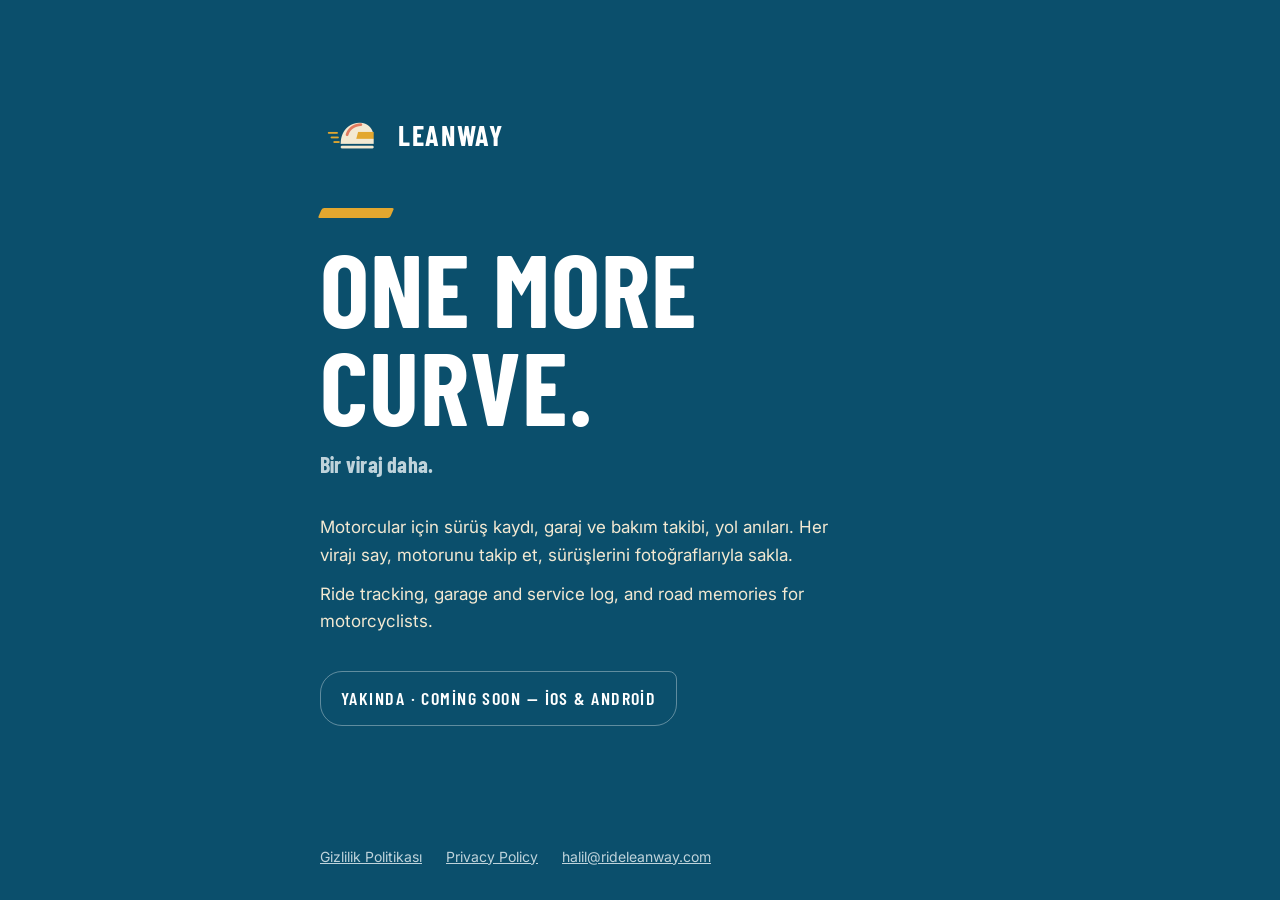
<file: index.html>
<!DOCTYPE html>
<html lang="tr">
<head>
  <meta charset="utf-8">
  <meta name="viewport" content="width=device-width, initial-scale=1">
  <title>Leanway — One more curve.</title>
  <meta name="description" content="Leanway: motorcular için sürüş kaydı, garaj ve bakım, yol anıları. Motorcycle ride tracker, garage and memories.">
  <link rel="icon" href="/favicon.png">
  <link rel="apple-touch-icon" href="/icon.png">
  <link rel="preconnect" href="https://fonts.googleapis.com">
  <link rel="preconnect" href="https://fonts.gstatic.com" crossorigin>
  <link href="https://fonts.googleapis.com/css2?family=Barlow+Condensed:wght@600;700&family=Inter:wght@400;600&display=swap" rel="stylesheet">
  <link rel="stylesheet" href="/style.css">
</head>
<body>
  <div class="hero">
    <div class="hero-inner">
      <div class="brand"><img src="/icon.png" alt=""><span class="display">Leanway</span></div>
      <div class="visor" aria-hidden="true"></div>
      <h1 class="display">One more curve.</h1>
      <div class="tr display">Bir viraj daha.</div>
      <p>Motorcular için sürüş kaydı, garaj ve bakım takibi, yol anıları. Her virajı say, motorunu takip et, sürüşlerini fotoğraflarıyla sakla.</p>
      <p>Ride tracking, garage and service log, and road memories for motorcyclists.</p>
      <div class="badge">Yakında · Coming soon — iOS &amp; Android</div>
    </div>
    <footer>
      <a href="/gizlilik/">Gizlilik Politikası</a>
      <a href="/privacy/">Privacy Policy</a>
      <a href="mailto:halil@rideleanway.com">halil@rideleanway.com</a>
    </footer>
  </div>
</body>
</html>
</file>
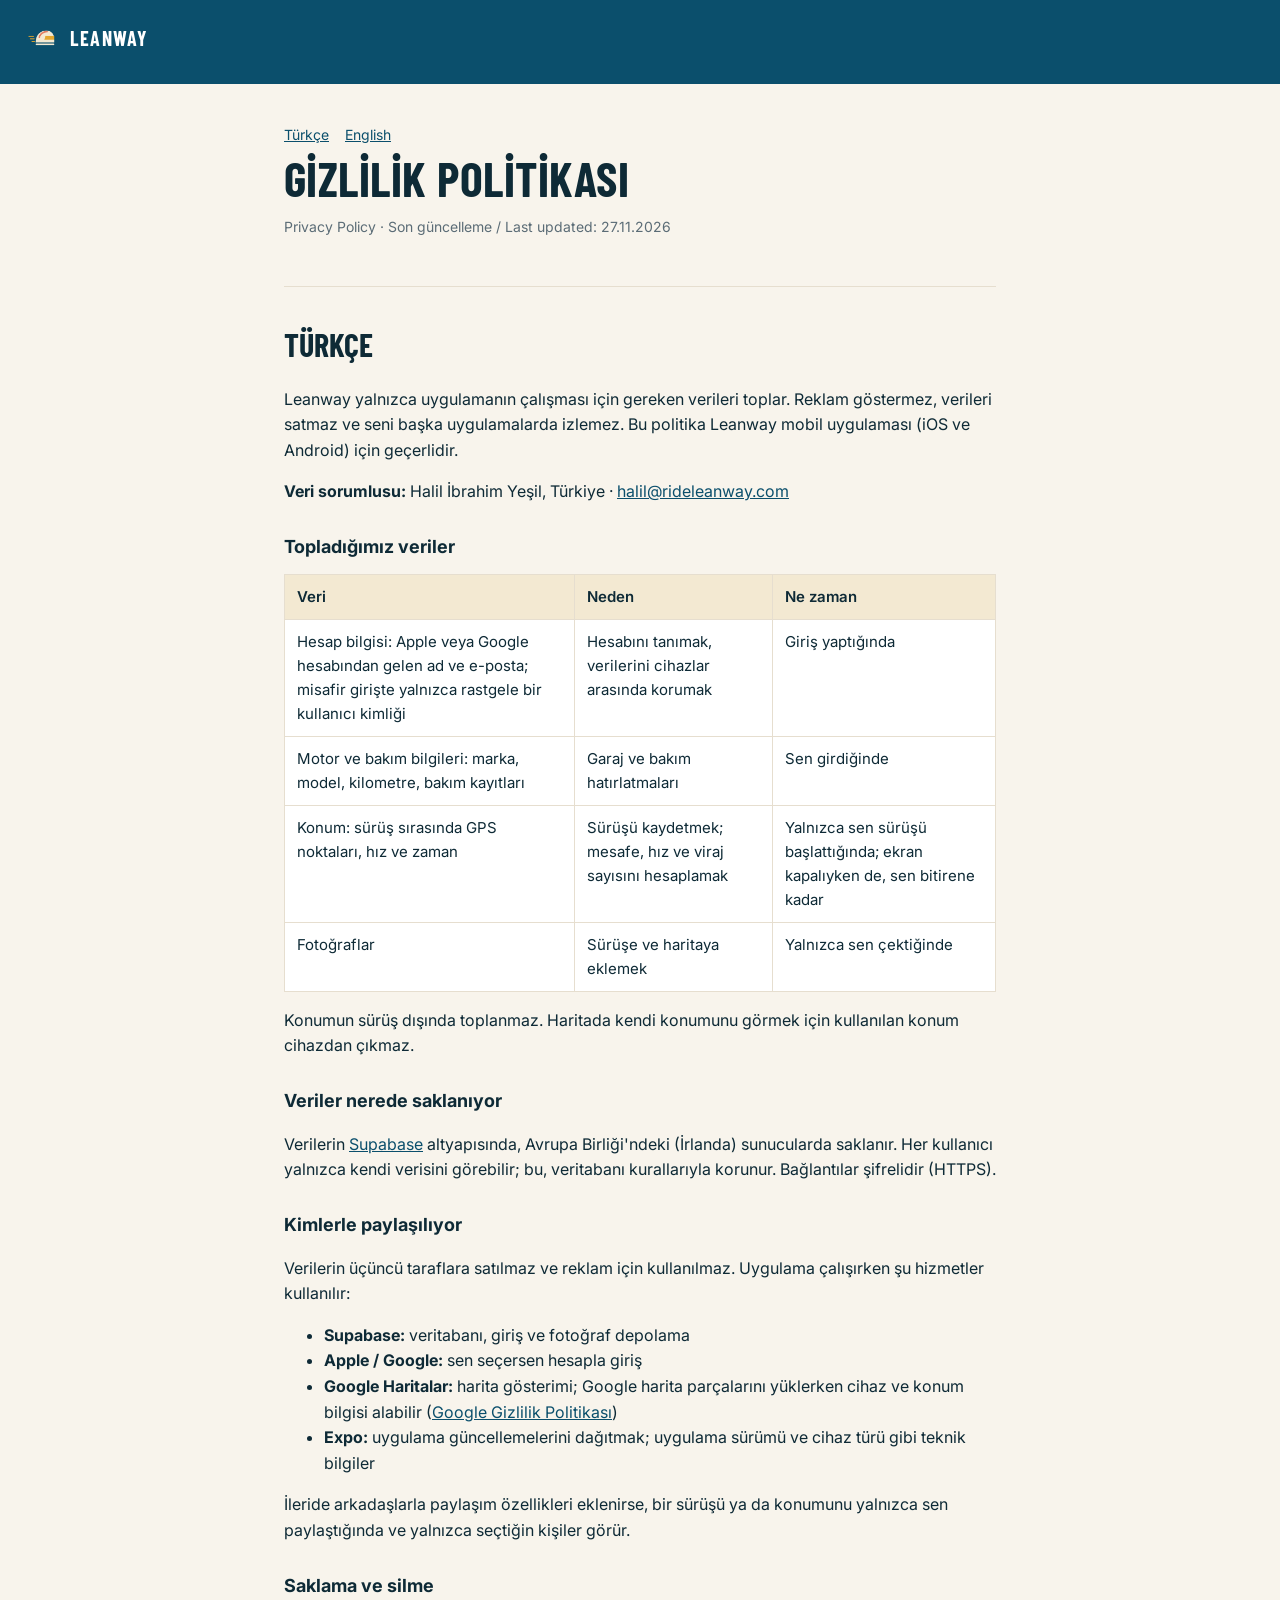
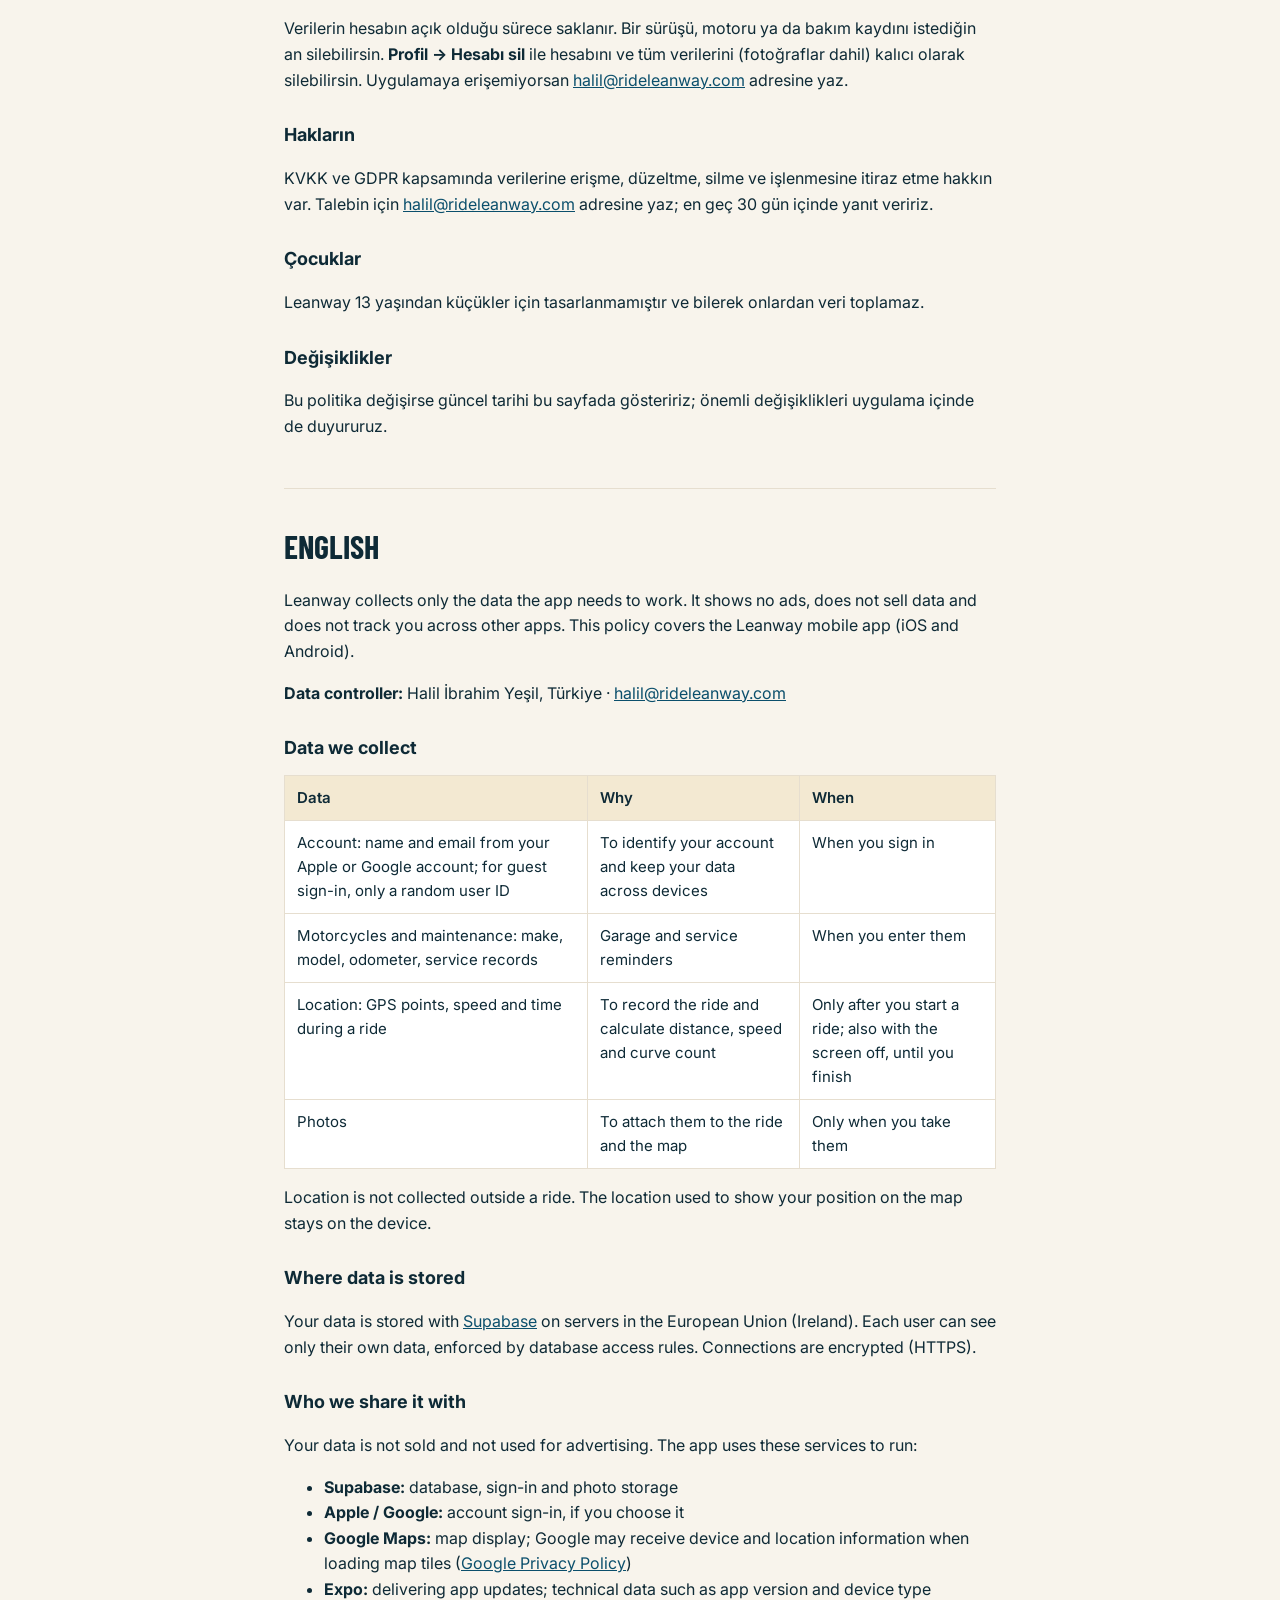
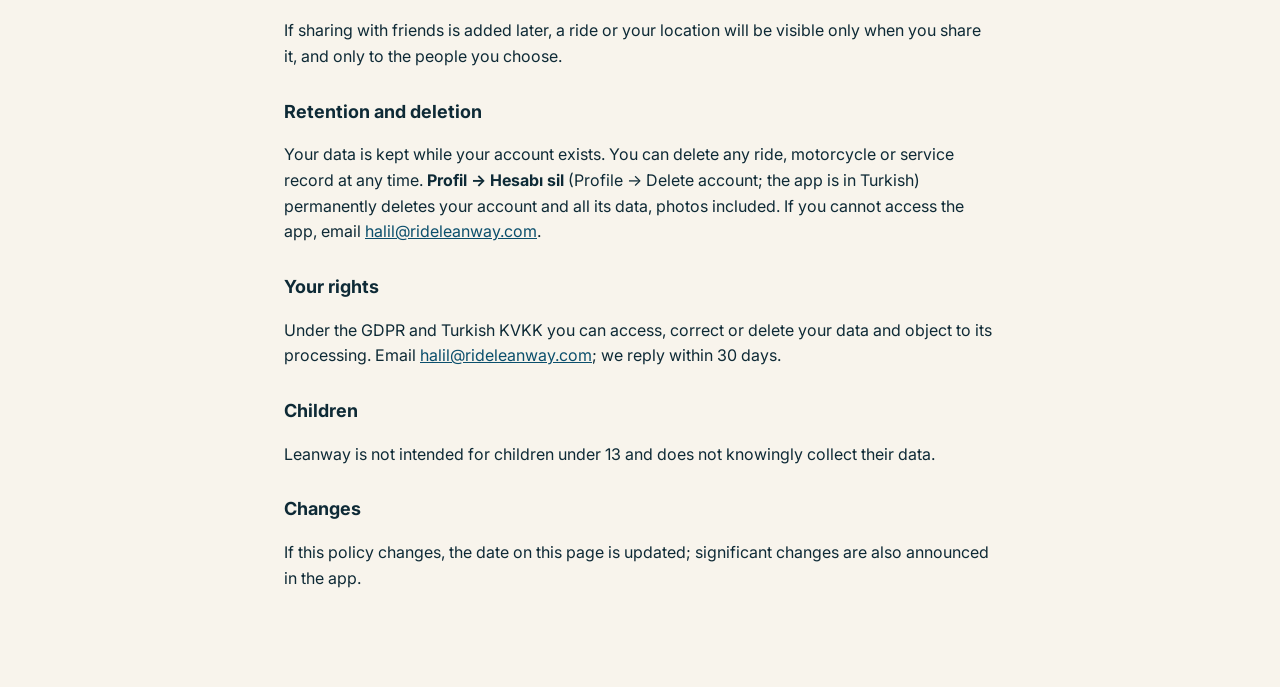
<file: gizlilik/index.html>
<!DOCTYPE html>
<html lang="tr">
<head>
  <meta charset="utf-8">
  <meta name="viewport" content="width=device-width, initial-scale=1">
  <title>Gizlilik Politikası / Privacy Policy — Leanway</title>
  <link rel="icon" href="/favicon.png">
  <link rel="preconnect" href="https://fonts.googleapis.com">
  <link rel="preconnect" href="https://fonts.gstatic.com" crossorigin>
  <link href="https://fonts.googleapis.com/css2?family=Barlow+Condensed:wght@600;700&family=Inter:wght@400;600&display=swap" rel="stylesheet">
  <link rel="stylesheet" href="/style.css">
</head>
<body>
  <header class="top"><a href="/"><img src="/icon.png" alt=""><span>Leanway</span></a></header>
  <main class="doc">
    <div class="lang"><a href="#turkce">Türkçe</a><a href="#english">English</a></div>
    <h1 class="display">Gizlilik Politikası</h1>
    <p class="muted">Privacy Policy · Son güncelleme / Last updated: 27.11.2026</p>

    <h2 id="turkce">Türkçe</h2>
    <p>Leanway yalnızca uygulamanın çalışması için gereken verileri toplar. Reklam göstermez, verileri satmaz ve seni başka uygulamalarda izlemez. Bu politika Leanway mobil uygulaması (iOS ve Android) için geçerlidir.</p>
    <p><strong>Veri sorumlusu:</strong> Halil İbrahim Yeşil, Türkiye · <a href="mailto:halil@rideleanway.com">halil@rideleanway.com</a></p>

    <h3>Topladığımız veriler</h3>
    <table>
      <thead><tr><th>Veri</th><th>Neden</th><th>Ne zaman</th></tr></thead>
      <tbody>
        <tr><td data-label="Veri">Hesap bilgisi: Apple veya Google hesabından gelen ad ve e-posta; misafir girişte yalnızca rastgele bir kullanıcı kimliği</td><td data-label="Neden">Hesabını tanımak, verilerini cihazlar arasında korumak</td><td data-label="Ne zaman">Giriş yaptığında</td></tr>
        <tr><td data-label="Veri">Motor ve bakım bilgileri: marka, model, kilometre, bakım kayıtları</td><td data-label="Neden">Garaj ve bakım hatırlatmaları</td><td data-label="Ne zaman">Sen girdiğinde</td></tr>
        <tr><td data-label="Veri">Konum: sürüş sırasında GPS noktaları, hız ve zaman</td><td data-label="Neden">Sürüşü kaydetmek; mesafe, hız ve viraj sayısını hesaplamak</td><td data-label="Ne zaman">Yalnızca sen sürüşü başlattığında; ekran kapalıyken de, sen bitirene kadar</td></tr>
        <tr><td data-label="Veri">Fotoğraflar</td><td data-label="Neden">Sürüşe ve haritaya eklemek</td><td data-label="Ne zaman">Yalnızca sen çektiğinde</td></tr>
      </tbody>
    </table>
    <p>Konumun sürüş dışında toplanmaz. Haritada kendi konumunu görmek için kullanılan konum cihazdan çıkmaz.</p>

    <h3>Veriler nerede saklanıyor</h3>
    <p>Verilerin <a href="https://supabase.com">Supabase</a> altyapısında, Avrupa Birliği'ndeki (İrlanda) sunucularda saklanır. Her kullanıcı yalnızca kendi verisini görebilir; bu, veritabanı kurallarıyla korunur. Bağlantılar şifrelidir (HTTPS).</p>

    <h3>Kimlerle paylaşılıyor</h3>
    <p>Verilerin üçüncü taraflara satılmaz ve reklam için kullanılmaz. Uygulama çalışırken şu hizmetler kullanılır:</p>
    <ul>
      <li><strong>Supabase:</strong> veritabanı, giriş ve fotoğraf depolama</li>
      <li><strong>Apple / Google:</strong> sen seçersen hesapla giriş</li>
      <li><strong>Google Haritalar:</strong> harita gösterimi; Google harita parçalarını yüklerken cihaz ve konum bilgisi alabilir (<a href="https://policies.google.com/privacy">Google Gizlilik Politikası</a>)</li>
      <li><strong>Expo:</strong> uygulama güncellemelerini dağıtmak; uygulama sürümü ve cihaz türü gibi teknik bilgiler</li>
    </ul>
    <p>İleride arkadaşlarla paylaşım özellikleri eklenirse, bir sürüşü ya da konumunu yalnızca sen paylaştığında ve yalnızca seçtiğin kişiler görür.</p>

    <h3>Saklama ve silme</h3>
    <p>Verilerin hesabın açık olduğu sürece saklanır. Bir sürüşü, motoru ya da bakım kaydını istediğin an silebilirsin. <strong>Profil → Hesabı sil</strong> ile hesabını ve tüm verilerini (fotoğraflar dahil) kalıcı olarak silebilirsin. Uygulamaya erişemiyorsan <a href="mailto:halil@rideleanway.com">halil@rideleanway.com</a> adresine yaz.</p>

    <h3>Hakların</h3>
    <p>KVKK ve GDPR kapsamında verilerine erişme, düzeltme, silme ve işlenmesine itiraz etme hakkın var. Talebin için <a href="mailto:halil@rideleanway.com">halil@rideleanway.com</a> adresine yaz; en geç 30 gün içinde yanıt veririz.</p>

    <h3>Çocuklar</h3>
    <p>Leanway 13 yaşından küçükler için tasarlanmamıştır ve bilerek onlardan veri toplamaz.</p>

    <h3>Değişiklikler</h3>
    <p>Bu politika değişirse güncel tarihi bu sayfada gösteririz; önemli değişiklikleri uygulama içinde de duyururuz.</p>

    <h2 id="english" lang="en">English</h2>
    <div lang="en">
      <p>Leanway collects only the data the app needs to work. It shows no ads, does not sell data and does not track you across other apps. This policy covers the Leanway mobile app (iOS and Android).</p>
      <p><strong>Data controller:</strong> Halil İbrahim Yeşil, Türkiye · <a href="mailto:halil@rideleanway.com">halil@rideleanway.com</a></p>

      <h3>Data we collect</h3>
      <table>
        <thead><tr><th>Data</th><th>Why</th><th>When</th></tr></thead>
        <tbody>
          <tr><td data-label="Data">Account: name and email from your Apple or Google account; for guest sign-in, only a random user ID</td><td data-label="Why">To identify your account and keep your data across devices</td><td data-label="When">When you sign in</td></tr>
          <tr><td data-label="Data">Motorcycles and maintenance: make, model, odometer, service records</td><td data-label="Why">Garage and service reminders</td><td data-label="When">When you enter them</td></tr>
          <tr><td data-label="Data">Location: GPS points, speed and time during a ride</td><td data-label="Why">To record the ride and calculate distance, speed and curve count</td><td data-label="When">Only after you start a ride; also with the screen off, until you finish</td></tr>
          <tr><td data-label="Data">Photos</td><td data-label="Why">To attach them to the ride and the map</td><td data-label="When">Only when you take them</td></tr>
        </tbody>
      </table>
      <p>Location is not collected outside a ride. The location used to show your position on the map stays on the device.</p>

      <h3>Where data is stored</h3>
      <p>Your data is stored with <a href="https://supabase.com">Supabase</a> on servers in the European Union (Ireland). Each user can see only their own data, enforced by database access rules. Connections are encrypted (HTTPS).</p>

      <h3>Who we share it with</h3>
      <p>Your data is not sold and not used for advertising. The app uses these services to run:</p>
      <ul>
        <li><strong>Supabase:</strong> database, sign-in and photo storage</li>
        <li><strong>Apple / Google:</strong> account sign-in, if you choose it</li>
        <li><strong>Google Maps:</strong> map display; Google may receive device and location information when loading map tiles (<a href="https://policies.google.com/privacy">Google Privacy Policy</a>)</li>
        <li><strong>Expo:</strong> delivering app updates; technical data such as app version and device type</li>
      </ul>
      <p>If sharing with friends is added later, a ride or your location will be visible only when you share it, and only to the people you choose.</p>

      <h3>Retention and deletion</h3>
      <p>Your data is kept while your account exists. You can delete any ride, motorcycle or service record at any time. <strong>Profil → Hesabı sil</strong> (Profile → Delete account; the app is in Turkish) permanently deletes your account and all its data, photos included. If you cannot access the app, email <a href="mailto:halil@rideleanway.com">halil@rideleanway.com</a>.</p>

      <h3>Your rights</h3>
      <p>Under the GDPR and Turkish KVKK you can access, correct or delete your data and object to its processing. Email <a href="mailto:halil@rideleanway.com">halil@rideleanway.com</a>; we reply within 30 days.</p>

      <h3>Children</h3>
      <p>Leanway is not intended for children under 13 and does not knowingly collect their data.</p>

      <h3>Changes</h3>
      <p>If this policy changes, the date on this page is updated; significant changes are also announced in the app.</p>
    </div>
  </main>
</body>
</html>
</file>
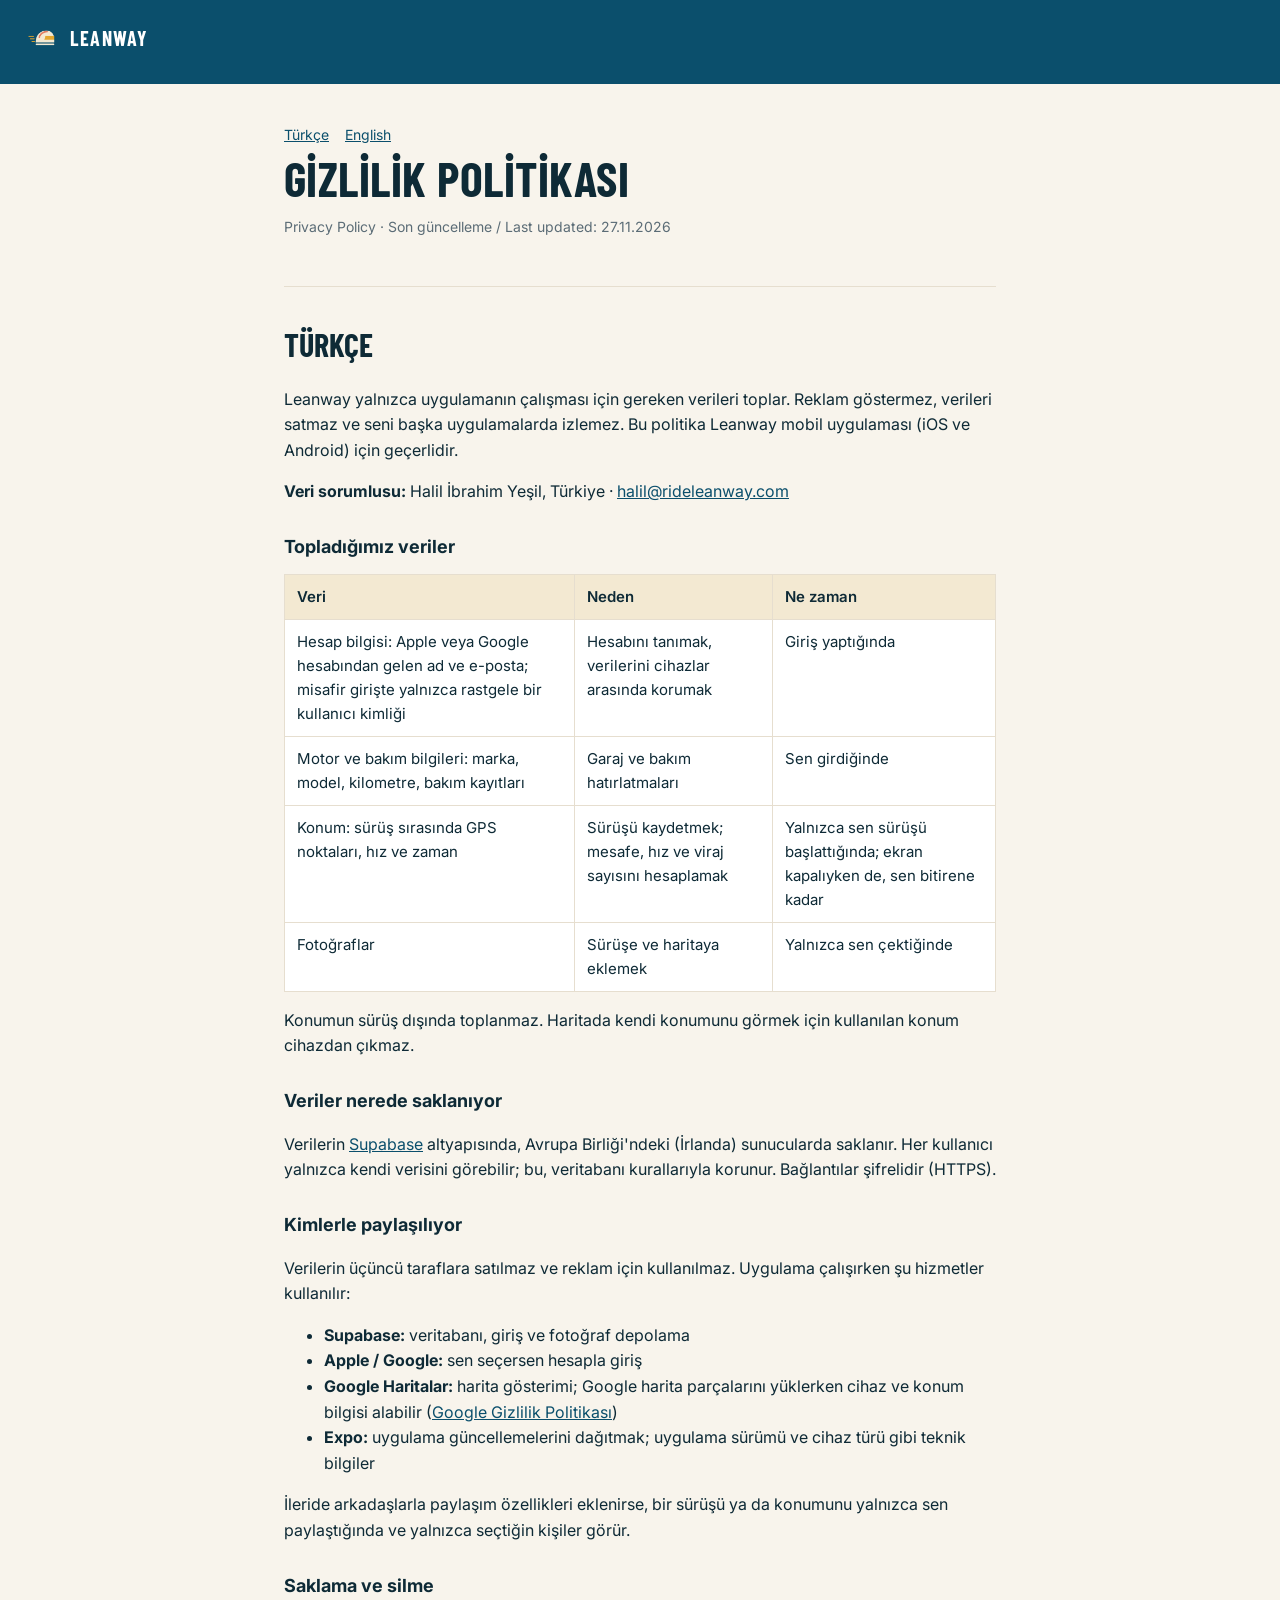
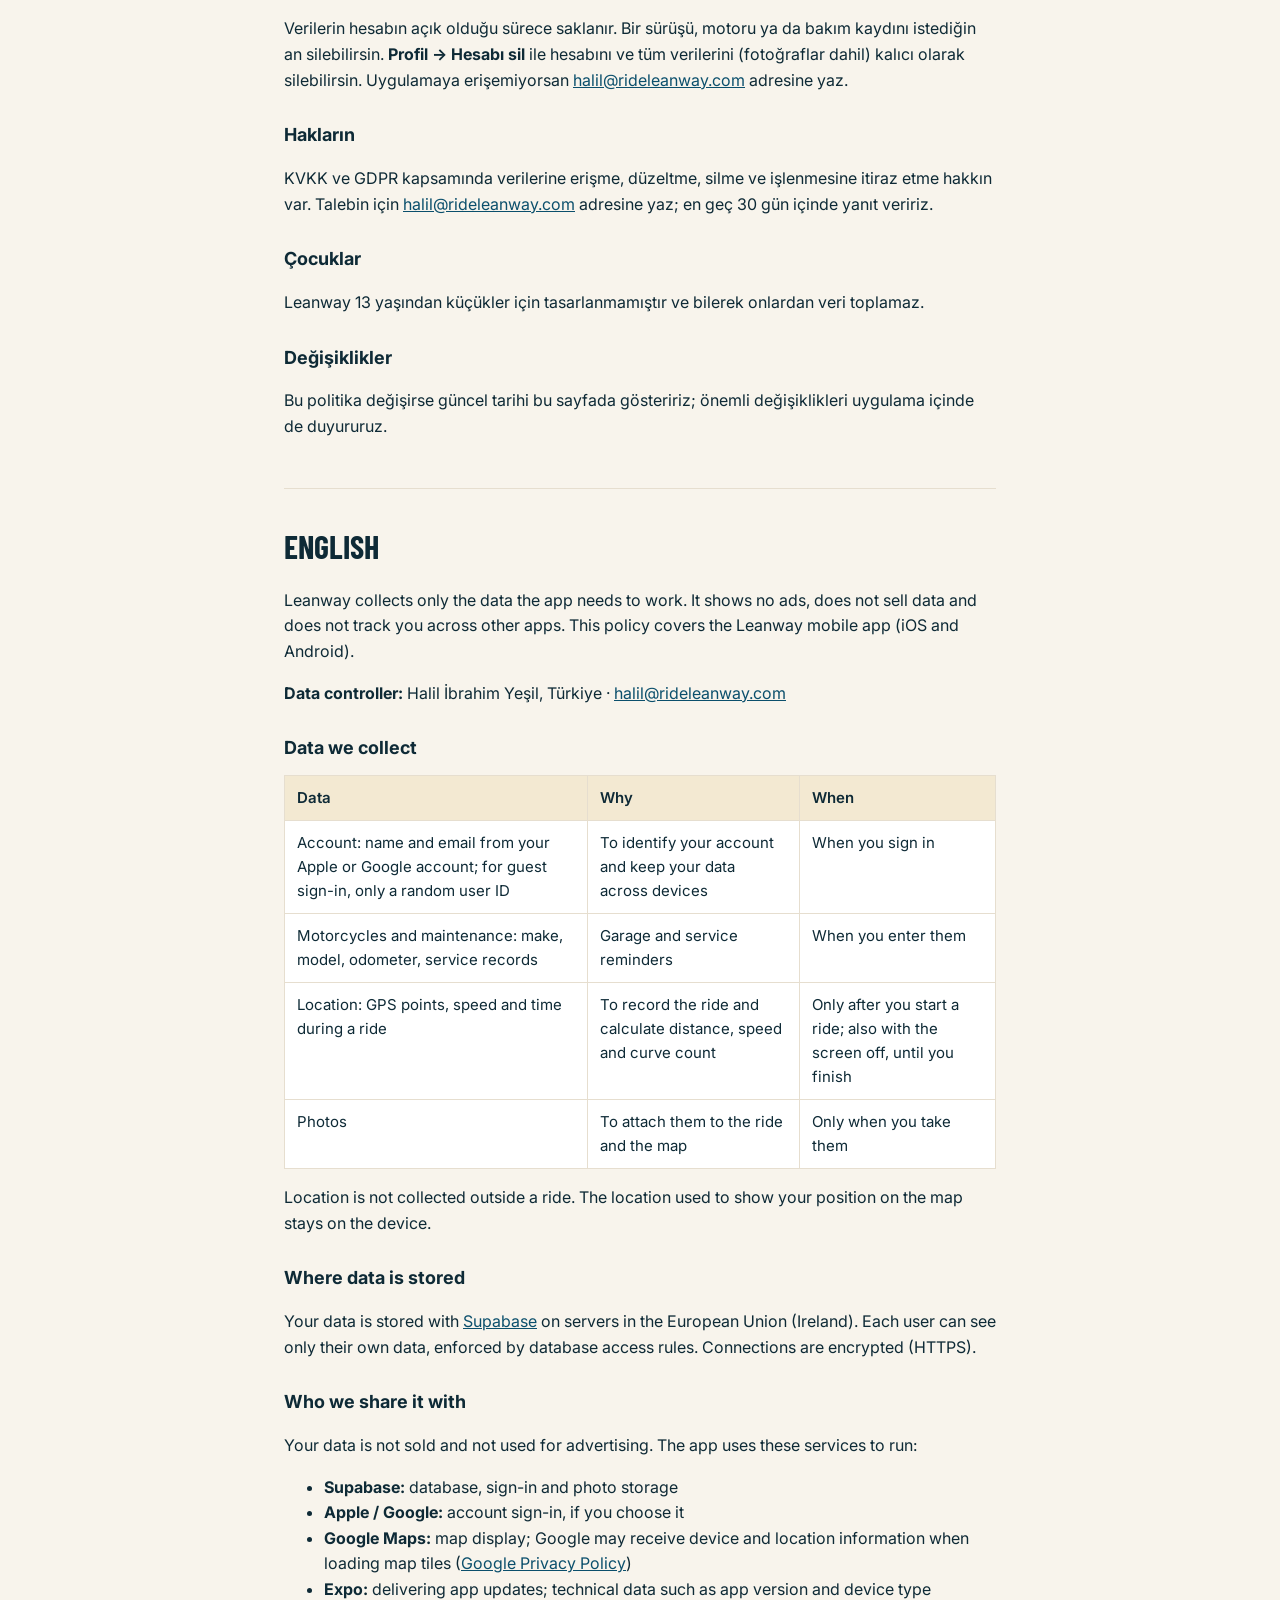
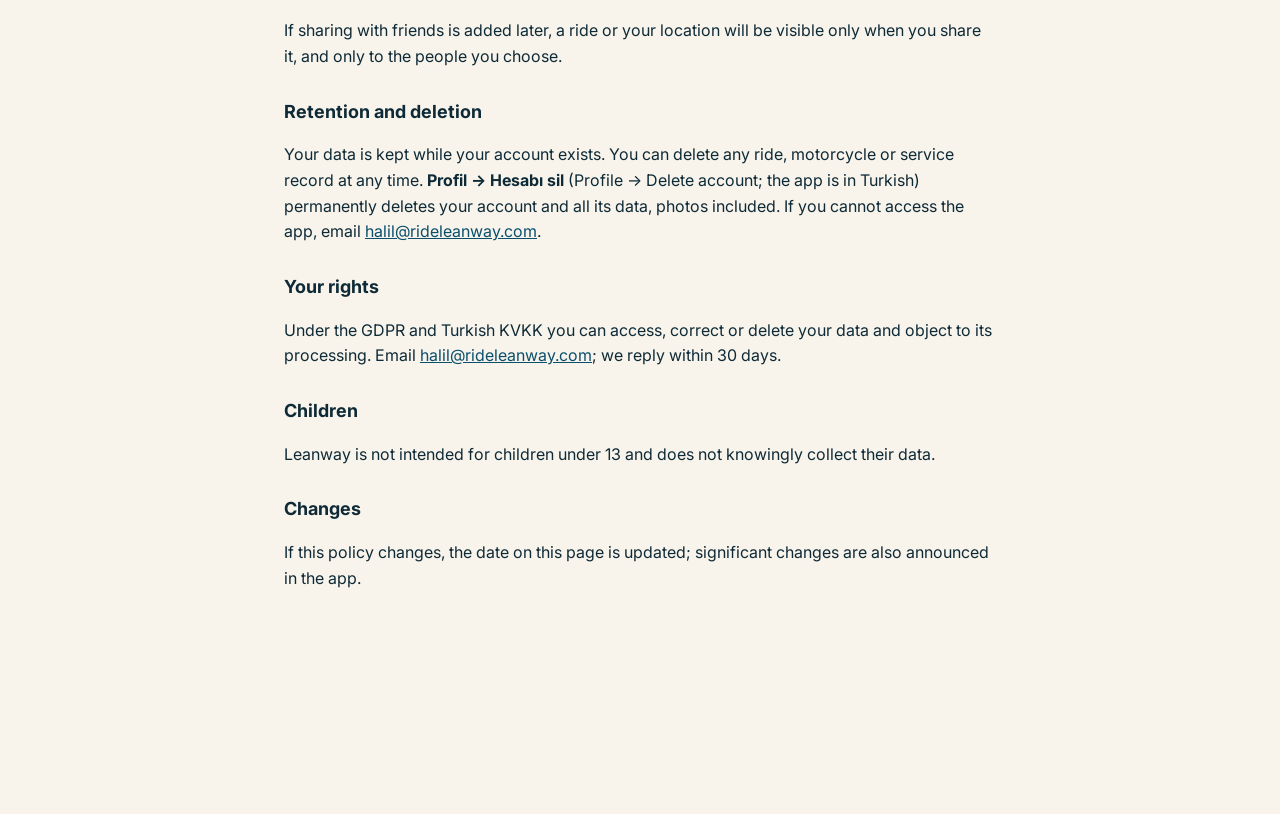
<file: privacy/index.html>
<!DOCTYPE html>
<html lang="en">
<head>
  <meta charset="utf-8">
  <title>Privacy Policy — Leanway</title>
  <meta http-equiv="refresh" content="0; url=/gizlilik/#english">
  <link rel="canonical" href="https://rideleanway.com/gizlilik/">
</head>
<body>
  <p><a href="/gizlilik/#english">Leanway Privacy Policy</a></p>
</body>
</html>
</file>
<file: style.css>
:root {
  --petrol: #0B4F6C;
  --petrol-deep: #073447;
  --hardal: #E3A72F;
  --krem: #F3E9D2;
  --surface: #F8F4EC;
  --raised: #FFFFFF;
  --line: #E6DECF;
  --ink: #0E2A36;
  --ink-muted: #5B6C76;
  --on-petrol-muted: #BFD3DB;
}
* { box-sizing: border-box; }
html, body { margin: 0; }
body {
  font-family: 'Inter', system-ui, -apple-system, 'Segoe UI', sans-serif;
  color: var(--ink);
  background: var(--surface);
  line-height: 1.6;
  -webkit-font-smoothing: antialiased;
}
a { color: var(--petrol); }
.display { font-family: 'Barlow Condensed', 'Arial Narrow', sans-serif; font-weight: 700; letter-spacing: 0.01em; }

/* Ana sayfa */
.hero {
  min-height: 100vh;
  background: var(--petrol);
  color: #fff;
  display: flex;
  flex-direction: column;
  padding: 32px 24px;
}
.hero-inner { margin: auto; max-width: 640px; width: 100%; }
.brand { display: flex; align-items: center; gap: 14px; }
.brand img { width: 64px; height: 64px; border-radius: 16px 6px 16px 16px; }
.brand span { font-size: 28px; text-transform: uppercase; letter-spacing: 0.06em; }
.visor { width: 72px; height: 10px; background: var(--hardal); transform: skewX(-24deg); margin: 40px 0 20px; border-radius: 2px; }
.hero h1 { font-size: clamp(56px, 12vw, 104px); line-height: 0.95; margin: 0; text-transform: uppercase; }
.hero .tr { font-size: 22px; color: var(--on-petrol-muted); margin: 12px 0 32px; }
.hero p { font-size: 17px; color: var(--krem); max-width: 520px; margin: 0 0 12px; }
.badge {
  display: inline-block; margin-top: 24px; padding: 12px 20px;
  border: 1px solid rgba(255,255,255,0.35); border-radius: 22px 8px 22px 22px;
  font-family: 'Barlow Condensed', sans-serif; font-weight: 600; font-size: 18px; letter-spacing: 0.08em; text-transform: uppercase;
}
.hero footer { max-width: 640px; width: 100%; margin: 48px auto 0; display: flex; gap: 24px; flex-wrap: wrap; font-size: 14px; color: var(--on-petrol-muted); }
.hero footer a { color: var(--on-petrol-muted); }

/* Metin sayfaları */
.top { background: var(--petrol); padding: 20px 24px; }
.top a { color: #fff; text-decoration: none; display: inline-flex; align-items: center; gap: 10px; }
.top img { width: 36px; height: 36px; border-radius: 10px 4px 10px 10px; }
.top span { font-family: 'Barlow Condensed', sans-serif; font-weight: 700; font-size: 20px; letter-spacing: 0.06em; text-transform: uppercase; }
main.doc { max-width: 760px; margin: 0 auto; padding: 40px 24px 80px; }
main.doc h1 { font-size: 48px; line-height: 1; margin: 0 0 8px; text-transform: uppercase; }
main.doc h2 { font-family: 'Barlow Condensed', sans-serif; font-size: 32px; margin: 48px 0 8px; text-transform: uppercase; border-top: 1px solid var(--line); padding-top: 32px; }
main.doc h3 { font-size: 18px; margin: 28px 0 6px; }
.lang { display: flex; gap: 16px; font-size: 14px; margin-bottom: 8px; }
.muted { color: var(--ink-muted); font-size: 14px; }
table { width: 100%; border-collapse: collapse; margin: 12px 0; font-size: 15px; background: var(--raised); }
th, td { text-align: left; vertical-align: top; padding: 10px 12px; border: 1px solid var(--line); }
th { background: var(--krem); font-weight: 600; }
@media (max-width: 600px) {
  table, thead, tbody, tr, th, td { display: block; }
  thead { display: none; }
  tr { border: 1px solid var(--line); margin-bottom: 12px; }
  td { border: none; border-bottom: 1px solid var(--line); }
  td::before { content: attr(data-label); display: block; font-weight: 600; font-size: 13px; color: var(--ink-muted); }
}
</file>
